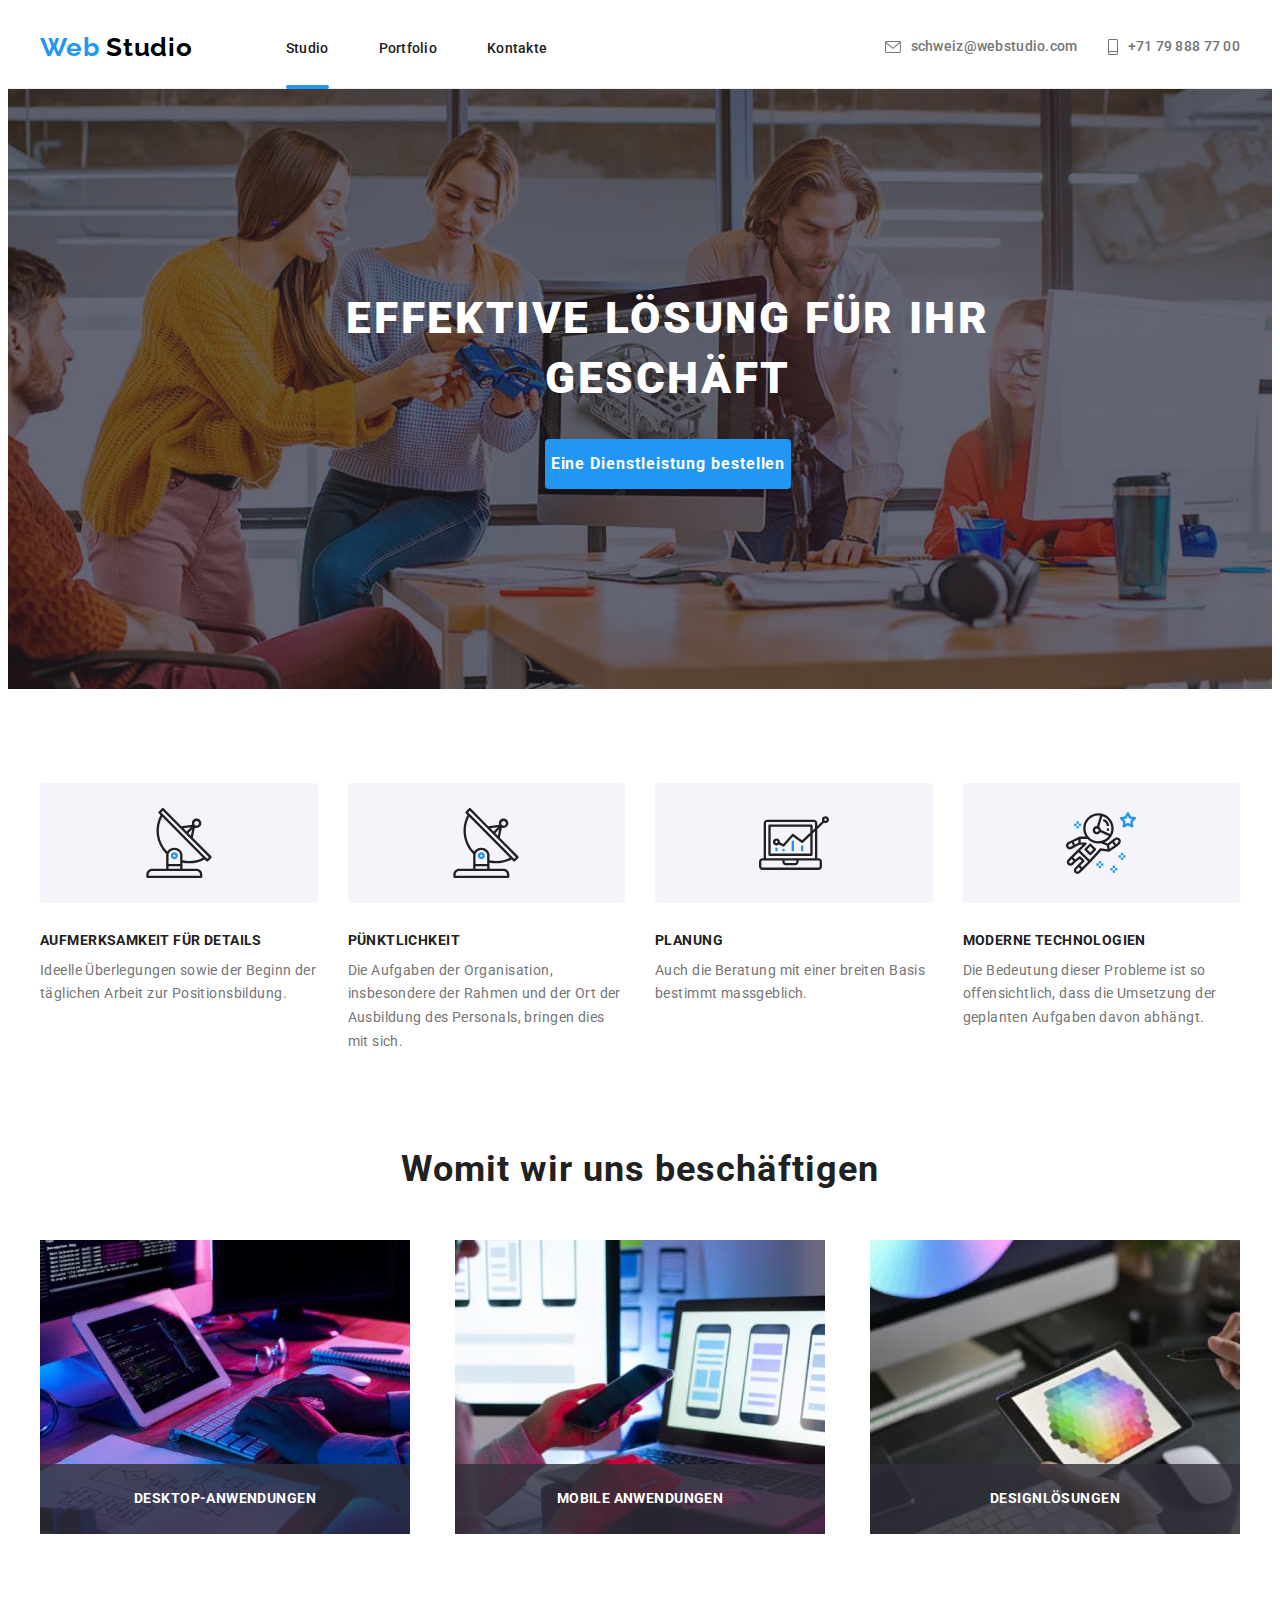
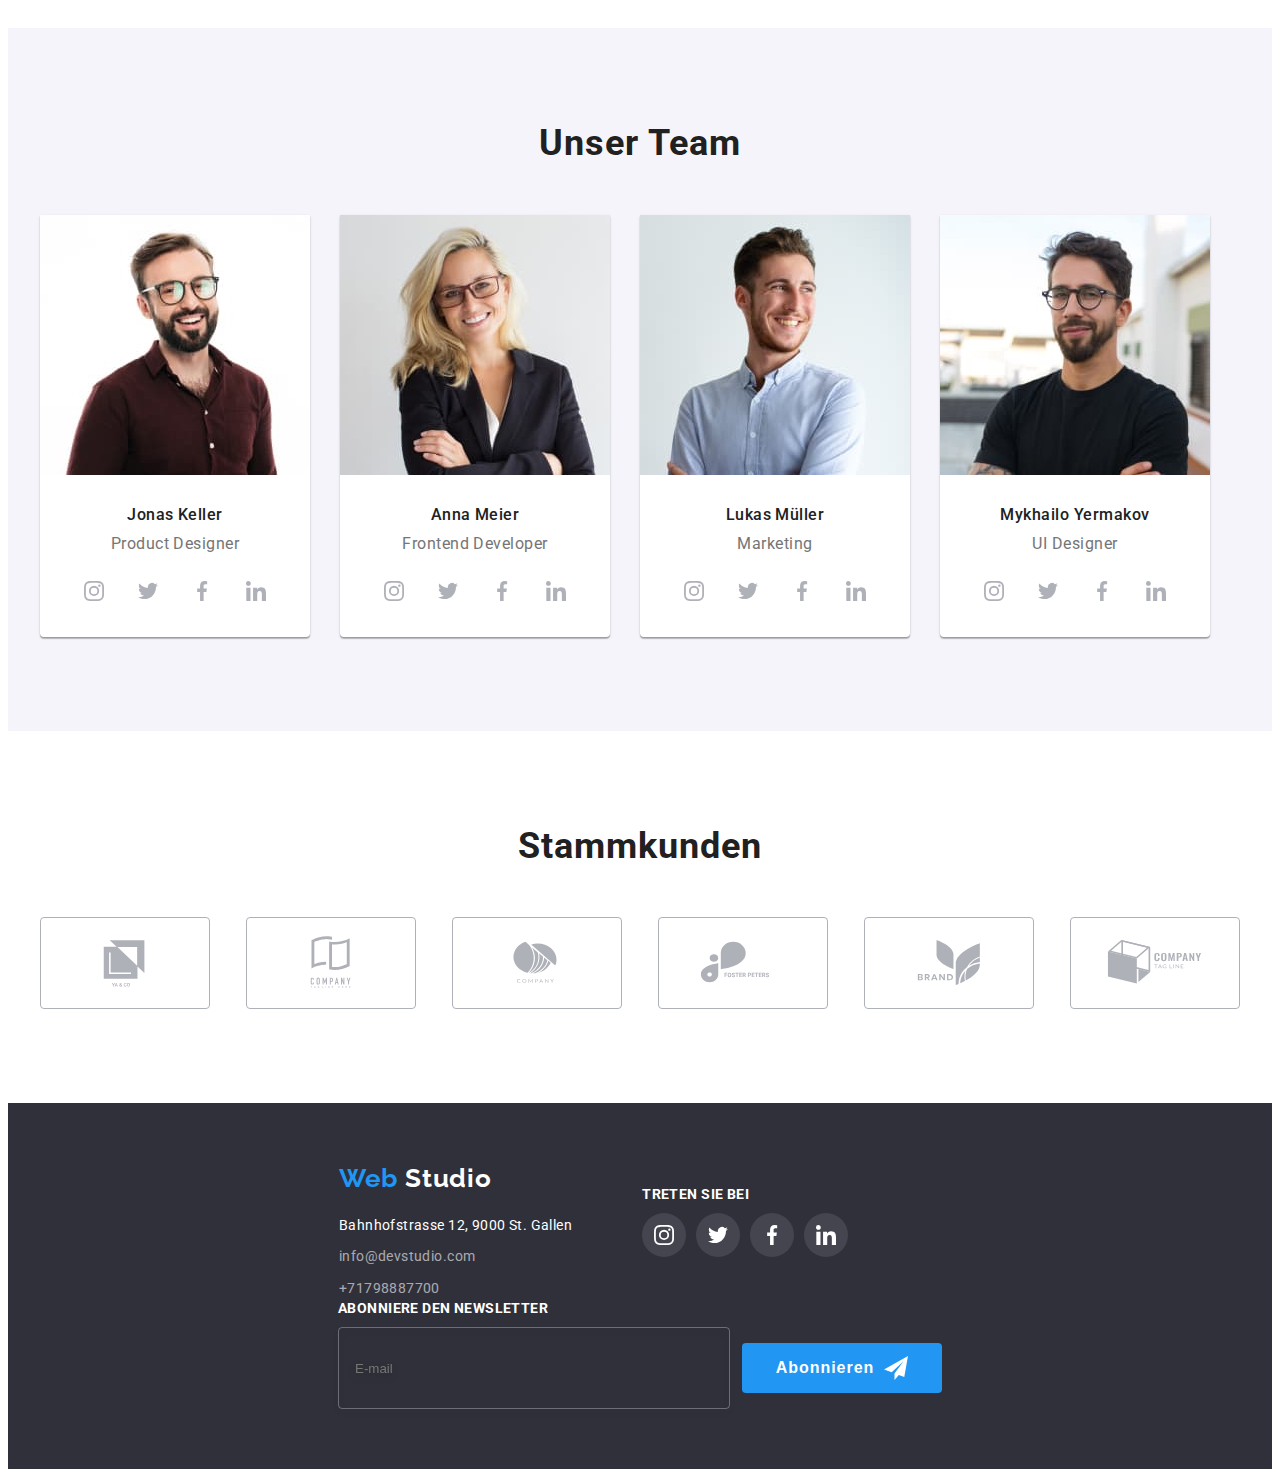
<file: index.html>
<!DOCTYPE html>
<html lang="de">
  <head>
    <meta charset="UTF-8" />
    <meta http-equiv="X-UA-Compatible" content="IE=edge" />
    <meta name="viewport" content="width=device-width, initial-scale=1.0" />
    <link rel="preconnect" href="https://fonts.googleapis.com" />
    <link rel="preconnect" href="https://fonts.gstatic.com" crossorigin />
    <link
      href="https://fonts.googleapis.com/css2?family=Raleway:wght@700&family=Roboto:wght@400;500;700;900&display=swap"
      rel="stylesheet"
    />
    <link
      rel="stylesheet"
      href="https://cdnjs.cloudflare.com/ajax/libs/modern-normalize/1.1.0/modern-normalize.min.css"
      integrity="sha512-wpPYUAdjBVSE4KJnH1VR1HeZfpl1ub8YT/NKx4PuQ5NmX2tKuGu6U/JRp5y+Y8XG2tV+wKQpNHVUX03MfMFn9Q=="
      crossorigin="anonymous"
      referrerpolicy="no-referrer"
    />
    <link rel="stylesheet" href="./css/main.css" />
    <title>WebStudio</title>
  </head>
  <body>
    <header class="header">
      <div class="container">
        <a href="./index.html" class="logo">
          <span class="accent">Web</span>
          Studio
        </a>
        <button type="button" class="menu-open-btn">
          <svg class="" width="40" height="40">
            <use href="./images/symbol-defs.svg#icon-menu"></use>
          </svg>
        </button>
        <nav class="nav">
          <ul class="nav-list list">
            <li class="nav-item current">
              <a class="nav-link" href="./index.html">Studio</a>
            </li>
            <li class="nav-item">
              <a class="nav-link" href="./portfolio.html">Portfolio</a>
            </li>
            <li class="nav-item">
              <a class="nav-link" href="#contacts">Kontakte</a>
            </li>
          </ul>
        </nav>
        <ul class="contacts list">
          <li class="contacts-item link">
            <a class="contacts-email" href="mailto:schweiz@webstudio.com">
              <svg class="contacts-icon-email" width="16" height="12">
                <use href="./images/symbol-defs.svg#icon-email"></use>
              </svg>
              schweiz@webstudio.com
            </a>
          </li>
          <li class="contacts-item link">
            <a class="contacts-tel" href="tel:+71798887700">
              <svg class="contacts-icon-tel" width="10" height="16">
                <use href="./images/symbol-defs.svg#icon-smartphone"></use>
              </svg>
              +71 79 888 77 00
            </a>
          </li>
        </ul>
      </div>
      <div class="mob-menu is-hidden">
        <div class="container">
          <button type="button" class="menu-close-btn">
            <svg class="close-btm-icon" width="18" height="18">
              <use href="./images/symbol-defs.svg#icon-close-btn"></use>
            </svg>
          </button>
          <div class="mob-menu-top">
            <ul class="mob-menu-nav-list list">
              <li class="mob-menu-nav-item">
                <a class="mob-menu-nav-link link" href="./index.html">Studio</a>
              </li>
              <li class="mob-menu-nav-item">
                <a class="mob-menu-nav-link link" href="./portfolio.html">
                  Portfolio
                </a>
              </li>
              <li class="mob-menu-nav-item">
                <a class="mob-menu-nav-link link" href="#contacts">Kontakte</a>
              </li>
            </ul>
          </div>
          <div class="mob-menu-bottom">
            <ul class="mob-menu-contacts list">
              <li class="mob-menu-contacts-item lisk">
                <a class="mob-menu-contacts-tel" href="tel:+71798887700">
                  +71798887700
                </a>
              </li>
              <li class="mob-menu-contacts-item lisk">
                <a
                  class="mob-menu-contacts-email"
                  href="mailto:info@devstudio.com"
                >
                  schweiz@webstudio.com
                </a>
              </li>
            </ul>
            <ul class="mob-soc-list list">
              <li class="mob-soc-item list">
                <a
                  href=""
                  class="mob-soc-link link"
                  target="_blank"
                  rel="noopener noreferrer nofollow"
                >
                  Instagram
                </a>
              </li>
              <li class="mob-soc-item list">
                <a
                  href=""
                  class="mob-soc-link link"
                  target="_blank"
                  rel="noopener noreferrer nofollow"
                >
                  Twitter
                </a>
              </li>
              <li class="mob-soc-item list">
                <a
                  href=""
                  class="mob-soc-link link"
                  target="_blank"
                  rel="noopener noreferrer nofollow"
                >
                  Facebook
                </a>
              </li>
              <li class="mob-soc-item">
                <a
                  href=""
                  class="mob-soc-link link"
                  target="_blank"
                  rel="noopener noreferrer nofollow"
                >
                  LinkedIn
                </a>
              </li>
            </ul>
          </div>
        </div>
      </div>
    </header>

    <main class="main">
      <section class="hero">
        <div class="hero-content container">
          <h1 class="hero-title">Effektive Lösung für Ihr Geschäft</h1>
          <button class="hero-button" type="button" data-modal-open>
            Eine Dienstleistung bestellen
          </button>
        </div>
      </section>

      <section class="advantage">
        <div class="container">
          <h2 class="visually-hidden">Unsere Vorteile</h2>
          <ul class="advantage-list list">
            <li class="advantage-item icon-antenna">
              <h3 class="advantage-heading">Aufmerksamkeit für Details</h3>
              <p class="advantage-text">
                Ideelle Überlegungen sowie der Beginn der täglichen Arbeit zur
                Positionsbildung.
              </p>
            </li>
            <li class="advantage-item icon-clock">
              <h3 class="advantage-heading">Pünktlichkeit</h3>
              <p class="advantage-text">
                Die Aufgaben der Organisation, insbesondere der Rahmen und der
                Ort der Ausbildung des Personals, bringen dies mit sich.
              </p>
            </li>
            <li class="advantage-item icon-diagram">
              <h3 class="advantage-heading">Planung</h3>
              <p class="advantage-text">
                Auch die Beratung mit einer breiten Basis bestimmt massgeblich.
              </p>
            </li>
            <li class="advantage-item icon-astronaut">
              <h3 class="advantage-heading">Moderne Technologien</h3>
              <p class="advantage-text">
                Die Bedeutung dieser Probleme ist so offensichtlich, dass die
                Umsetzung der geplanten Aufgaben davon abhängt.
              </p>
            </li>
          </ul>
        </div>
      </section>

      <section class="foto">
        <div class="container">
          <h2 class="foto-title">Womit wir uns beschäftigen</h2>
          <ul class="foto-list list">
            <li class="foto-item">
              <img
                class="foto-image"
                srcset="./images/image1.jpg 1x, ./images/image1-desk-2x.jpg 2x"
                src="./images/image1.jpg"
                alt="Arbeiten am MacBook"
                width="370"
                height="294"
              />
              <div class="foto-box">
                <p class="foto-text">Desktop-Anwendungen</p>
              </div>
            </li>
            <li class="foto-item">
              <img
                class="foto-image"
                srcset="./images/image2.jpg 1x, ./images/image2-desk-2x.jpg 2x"
                src="./images/image2.jpg"
                alt="Arbeiten am Laptop und Smartphone"
                width="370"
                height="294"
              />
              <div class="foto-box">
                <p class="foto-text">Mobile Anwendungen</p>
              </div>
            </li>
            <li class="foto-item">
              <img
                class="foto-image"
                srcset="./images/image3.jpg 1x, ./images/image3-desk-2x.jpg 2x"
                src="./images/image3.jpg"
                alt="Tablet mit Farbpalette"
                width="370"
                height="294"
              />
              <div class="foto-box">
                <p class="foto-text">Designlösungen</p>
              </div>
            </li>
          </ul>
        </div>
      </section>

      <section class="team">
        <div class="container">
          <h2 class="team-title">Unser Team</h2>
          <ul class="team-list list">
            <li class="team-member">
              <picture>
                <source
                  srcset="
                    ./images/photo1.jpg         1x,
                    ./images/photo1-desk-2x.jpg 2x
                  "
                  media="(min-width:1200px)"
                />
                <source
                  srcset="
                    ./images/photo1-tab.jpg    1x,
                    ./images/photo1-tab-2x.jpg 2x
                  "
                  media="(min-width:768px)"
                />
                <source
                  srcset="
                    ./images/photo1-mob.jpg    1x,
                    ./images/photo1-mob-2x.jpg 2x
                  "
                  media="(min-width:320px)"
                />
                <img
                  class="team-image"
                  src="./images/photo1-mob.jpg"
                  alt="Jonas Keller"
                />
              </picture>
              <div class="team-info">
                <p class="team-name">Jonas Keller</p>
                <p class="team-position" lang="en">Product Designer</p>
                <ul class="team-soc-list list">
                  <li class="team-soc-item">
                    <a class="team-soc-link" href="">
                      <svg class="team-soc-logo" widht="20" height="20">
                        <use
                          href="./images/symbol-defs.svg#icon-instagram"
                        ></use>
                      </svg>
                    </a>
                  </li>
                  <li class="team-soc-item">
                    <a class="team-soc-link" href="">
                      <svg class="team-soc-logo" widht="20" height="20">
                        <use href="./images/symbol-defs.svg#icon-twitter"></use>
                      </svg>
                    </a>
                  </li>
                  <li class="team-soc-item">
                    <a class="team-soc-link" href="">
                      <svg class="team-soc-logo" widht="20" height="20">
                        <use
                          href="./images/symbol-defs.svg#icon-facebook"
                        ></use>
                      </svg>
                    </a>
                  </li>
                  <li class="team-soc-item">
                    <a class="team-soc-link" href="">
                      <svg class="team-soc-logo" widht="20" height="20">
                        <use
                          href="./images/symbol-defs.svg#icon-linkedin"
                        ></use>
                      </svg>
                    </a>
                  </li>
                </ul>
              </div>
            </li>
            <li class="team-member">
              <picture>
                <source
                  srcset="
                    ./images/photo2.jpg         1x,
                    ./images/photo2-desk-2x.jpg 2x
                  "
                  media="(min-width:1200px)"
                />
                <source
                  srcset="
                    ./images/photo2-tab.jpg    1x,
                    ./images/photo2-tab-2x.jpg 2x
                  "
                  media="(min-width:768px)"
                />
                <source
                  srcset="
                    ./images/photo2-mob.jpg    1x,
                    ./images/photo2-mob-2x.jpg 2x
                  "
                  media="(min-width:320px)"
                />
                <img
                  class="team-image"
                  src="./images/photo2-mob.jpg"
                  alt="Anna Meier"
                />
              </picture>
              <div class="team-info">
                <p class="team-name">Anna Meier</p>
                <p class="team-position" lang="en">Frontend Developer</p>
                <ul class="team-soc-list list">
                  <li class="team-soc-item">
                    <a class="team-soc-link" href="">
                      <svg class="team-soc-logo" widht="20" height="20">
                        <use
                          href="./images/symbol-defs.svg#icon-instagram"
                        ></use>
                      </svg>
                    </a>
                  </li>
                  <li class="team-soc-item">
                    <a class="team-soc-link" href="">
                      <svg class="team-soc-logo" widht="20" height="20">
                        <use href="./images/symbol-defs.svg#icon-twitter"></use>
                      </svg>
                    </a>
                  </li>
                  <li class="team-soc-item">
                    <a class="team-soc-link" href="">
                      <svg class="team-soc-logo" widht="20" height="20">
                        <use
                          href="./images/symbol-defs.svg#icon-facebook"
                        ></use>
                      </svg>
                    </a>
                  </li>
                  <li class="team-soc-item">
                    <a class="team-soc-link" href="">
                      <svg class="team-soc-logo" widht="20" height="20">
                        <use
                          href="./images/symbol-defs.svg#icon-linkedin"
                        ></use>
                      </svg>
                    </a>
                  </li>
                </ul>
              </div>
            </li>
            <li class="team-member">
              <picture>
                <source
                  srcset="
                    ./images/photo3.jpg         1x,
                    ./images/photo3-desk-2x.jpg 2x
                  "
                  media="(min-width:1200px)"
                />
                <source
                  srcset="
                    ./images/photo3-tab.jpg    1x,
                    ./images/photo3-tab-2x.jpg 2x
                  "
                  media="(min-width:768px)"
                />
                <source
                  srcset="
                    ./images/photo3-mob.jpg    1x,
                    ./images/photo3-mob-2x.jpg 2x
                  "
                  media="(min-width:320px)"
                />
                <img
                  class="team-image"
                  src="./images/photo3-mob.jpg"
                  alt="Lukas Müller"
                />
              </picture>
              <div class="team-info">
                <p class="team-name">Lukas Müller</p>
                <p class="team-position" lang="en">Marketing</p>
                <ul class="team-soc-list list">
                  <li class="team-soc-item">
                    <a class="team-soc-link" href="">
                      <svg class="team-soc-logo" widht="20" height="20">
                        <use
                          href="./images/symbol-defs.svg#icon-instagram"
                        ></use>
                      </svg>
                    </a>
                  </li>
                  <li class="team-soc-item">
                    <a class="team-soc-link" href="">
                      <svg class="team-soc-logo" widht="20" height="20">
                        <use href="./images/symbol-defs.svg#icon-twitter"></use>
                      </svg>
                    </a>
                  </li>
                  <li class="team-soc-item">
                    <a class="team-soc-link" href="">
                      <svg class="team-soc-logo" widht="20" height="20">
                        <use
                          href="./images/symbol-defs.svg#icon-facebook"
                        ></use>
                      </svg>
                    </a>
                  </li>
                  <li class="team-soc-item">
                    <a class="team-soc-link" href="">
                      <svg class="team-soc-logo" widht="20" height="20">
                        <use
                          href="./images/symbol-defs.svg#icon-linkedin"
                        ></use>
                      </svg>
                    </a>
                  </li>
                </ul>
              </div>
            </li>
            <li class="team-member">
              <picture>
                <source
                  srcset="
                    ./images/photo4.jpg         1x,
                    ./images/photo4-desk-2x.jpg 2x
                  "
                  media="(min-width:1200px)"
                />
                <source
                  srcset="
                    ./images/photo4-tab.jpg    1x,
                    ./images/photo4-tab-2x.jpg 2x
                  "
                  media="(min-width:768px)"
                />
                <source
                  srcset="
                    ./images/photo4-mob.jpg    1x,
                    ./images/photo4-mob-2x.jpg 2x
                  "
                  media="(min-width:320px)"
                />
                <img
                  class="team-image"
                  src="./images/photo4-mob.jpg"
                  alt="Mykhailo Yermakov"
                />
              </picture>
              <div class="team-info">
                <p class="team-name">Mykhailo Yermakov</p>
                <p class="team-position" lang="en">UI Designer</p>
                <ul class="team-soc-list list">
                  <li class="team-soc-item">
                    <a class="team-soc-link" href="">
                      <svg class="team-soc-logo" widht="20" height="20">
                        <use
                          href="./images/symbol-defs.svg#icon-instagram"
                        ></use>
                      </svg>
                    </a>
                  </li>
                  <li class="team-soc-item">
                    <a class="team-soc-link" href="">
                      <svg class="team-soc-logo" widht="20" height="20">
                        <use href="./images/symbol-defs.svg#icon-twitter"></use>
                      </svg>
                    </a>
                  </li>
                  <li class="team-soc-item">
                    <a class="team-soc-link" href="">
                      <svg class="team-soc-logo" widht="20" height="20">
                        <use
                          href="./images/symbol-defs.svg#icon-facebook"
                        ></use>
                      </svg>
                    </a>
                  </li>
                  <li class="team-soc-item">
                    <a class="team-soc-link" href="">
                      <svg class="team-soc-logo" widht="20" height="20">
                        <use
                          href="./images/symbol-defs.svg#icon-linkedin"
                        ></use>
                      </svg>
                    </a>
                  </li>
                </ul>
              </div>
            </li>
          </ul>
        </div>
      </section>

      <section class="clients">
        <div class="container">
          <h2 class="clients-title">Stammkunden</h2>
          <ul class="clients-list list">
            <li class="clients-item">
              <a class="clients-link" href="">
                <svg class="clients-logo" width="106" height="60">
                  <use href="./images/symbol-defs.svg#icon-client1_logo"></use>
                </svg>
              </a>
            </li>
            <li class="clients-item">
              <a class="clients-link" href="">
                <svg class="clients-logo" width="106" height="60">
                  <use href="./images/symbol-defs.svg#icon-client2_logo"></use>
                </svg>
              </a>
            </li>
            <li class="clients-item">
              <a class="clients-link" href="">
                <svg class="clients-logo" width="106" height="60">
                  <use href="./images/symbol-defs.svg#icon-client3_logo"></use>
                </svg>
              </a>
            </li>
            <li class="clients-item">
              <a class="clients-link" href="">
                <svg class="clients-logo" width="106" height="60">
                  <use href="./images/symbol-defs.svg#icon-client4_logo"></use>
                </svg>
              </a>
            </li>
            <li class="clients-item">
              <a class="clients-link" href="">
                <svg class="clients-logo" width="106" height="60">
                  <use href="./images/symbol-defs.svg#icon-client5_logo"></use>
                </svg>
              </a>
            </li>
            <li class="clients-item">
              <a class="clients-link" href="">
                <svg class="clients-logo" width="106" height="60">
                  <use href="./images/symbol-defs.svg#icon-client6_logo"></use>
                </svg>
              </a>
            </li>
          </ul>
        </div>
      </section>
    </main>

    <footer class="footer" id="contacts">
      <div class="container">
        <div class="footer-info">
          <a class="footer-logo" href="./index.html">
            <span class="accent">Web</span>
            Studio
          </a>
          <address class="address">Bahnhofstrasse 12, 9000 St. Gallen</address>
          <ul class="footer-contacts list">
            <li class="footer-contacts-item">
              <a class="footer-contacts-link" href="mailto:info@devstudio.com">
                info@devstudio.com
              </a>
            </li>
            <li class="footer-contacts-item">
              <a class="footer-contacts-link" href="tel:+71798887700">
                +71798887700
              </a>
            </li>
          </ul>
        </div>
        <div class="footer-soc">
          <p class="footer-text">Treten Sie bei</p>
          <ul class="footer-soc-list list">
            <li class="footer-soc-item">
              <a class="footer-soc-link" href="">
                <svg class="footer-soc-logo" width="20" height="20">
                  <use href="./images/symbol-defs.svg#icon-instagram"></use>
                </svg>
              </a>
            </li>
            <li class="footer-soc-item">
              <a class="footer-soc-link" href="">
                <svg class="footer-soc-logo" width="20" height="20">
                  <use href="./images/symbol-defs.svg#icon-twitter"></use>
                </svg>
              </a>
            </li>
            <li class="footer-soc-item">
              <a class="footer-soc-link" href="">
                <svg class="footer-soc-logo" width="20" height="20">
                  <use href="./images/symbol-defs.svg#icon-facebook"></use>
                </svg>
              </a>
            </li>
            <li class="footer-soc-item">
              <a class="footer-soc-link" href="">
                <svg class="footer-soc-logo" width="20" height="20">
                  <use href="./images/symbol-defs.svg#icon-linkedin"></use>
                </svg>
              </a>
            </li>
          </ul>
        </div>
        <div class="subscribe">
          <form>
            <p class="footer-text">Abonniere den Newsletter</p>
            <div class="subscribe-box">
              <label class="subscribe-label" for="subscribe-email"></label>
              <input
                class="subscribe-input"
                type="email"
                id="subscribe-email"
                placeholder="E-mail"
              />
              <button class="subscribe-btn" type="submit">Abonnieren</button>
            </div>
          </form>
        </div>
      </div>
    </footer>

    <div class="backdrop is-hidden" data-modal>
      <div class="modal">
        <button type="button" class="modal-close-btn" data-modal-close>
          <svg class="close-btm-icon" width="18" height="18">
            <use href="./images/symbol-defs.svg#icon-close-btn"></use>
          </svg>
        </button>
        <p class="modal-title">
          Hinterlassen Sie Ihre Daten, wir rufen Sie an.
        </p>
        <form class="modal-form" id="modal-form">
          <div class="modal-field">
            <label class="modal-label" for="user-name">Name</label>
            <div class="modal-input-wrap">
              <input class="modal-input" type="text" id="user-name" />
              <svg class="input-icon" width="18" height="18">
                <use href="./images/symbol-defs.svg#icon-person"></use>
              </svg>
            </div>
          </div>
          <div class="modal-field">
            <label class="modal-label" for="user-tel">Telefon</label>
            <div class="modal-input-wrap">
              <input class="modal-input" type="tel" id="user-tel" />
              <svg class="input-icon" width="18" height="18">
                <use href="./images/symbol-defs.svg#icon-phone"></use>
              </svg>
            </div>
          </div>
          <div class="modal-field">
            <label class="modal-label" for="user-email">E-Mail</label>
            <div class="modal-input-wrap">
              <input class="modal-input" type="email" id="user-email" />
              <svg class="input-icon" width="18" height="18">
                <use href="./images/symbol-defs.svg#icon-email-1"></use>
              </svg>
            </div>
          </div>
          <div class="modal-field">
            <label class="modal-label" for="user-comment">Kommentar</label>
            <textarea
              class="user-comment"
              name="user-comment"
              id="user-comment"
              placeholder=" Geben Sie den Text ein"
            ></textarea>
          </div>
          <div class="accept-box">
            <input
              class="input-accept visually-hidden"
              type="checkbox"
              id="accept"
              name="accept"
              value="accept"
            />
            <label class="label-accept" for="accept">
              Ich stimme dem Newsletter zu und akzeptiere.&nbsp;
              <a href="https://example.com/terms" class="accept-link">
                Vertragsbedingungen
              </a>
            </label>
          </div>

          <button class="btn-submit" type="submit">Senden</button>
        </form>
      </div>
    </div>

    <script src="./js/modal.js"></script>
    <script src="./js/menu.js"></script>
  </body>
</html>
</file>
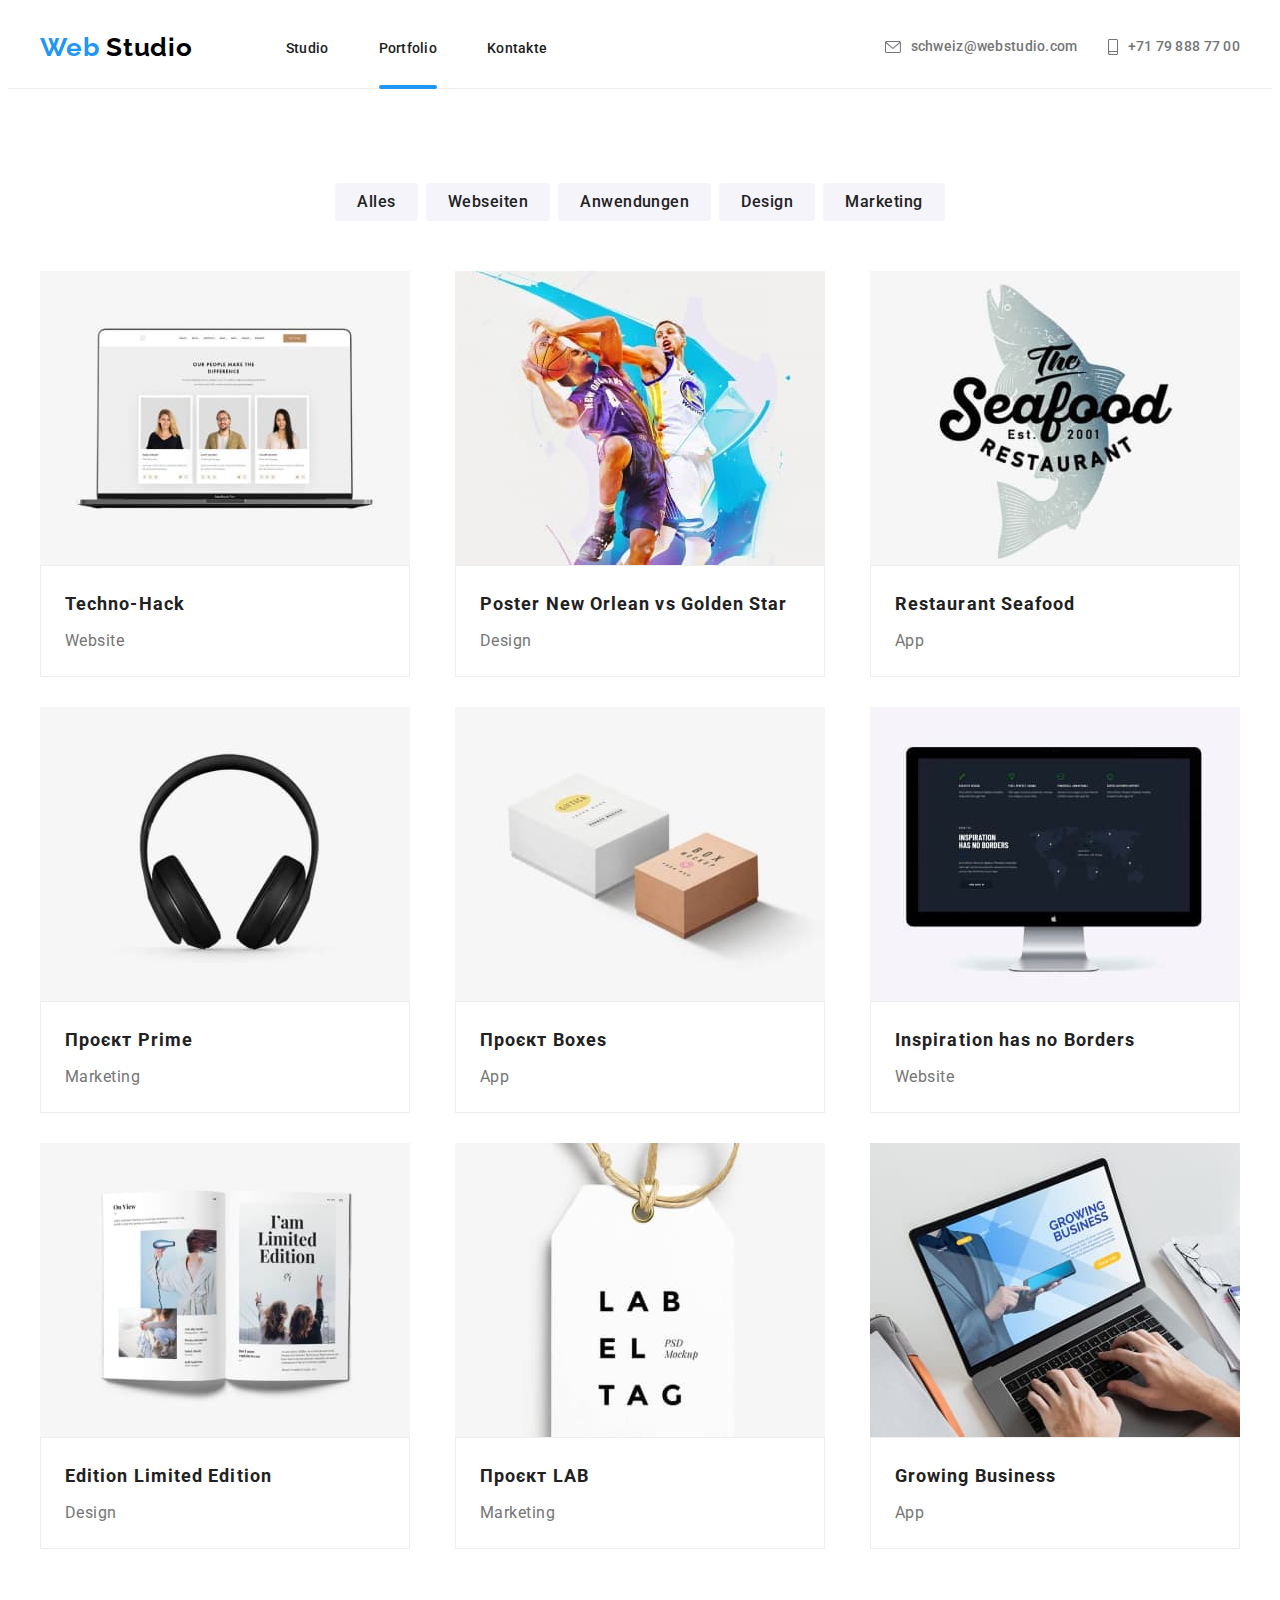
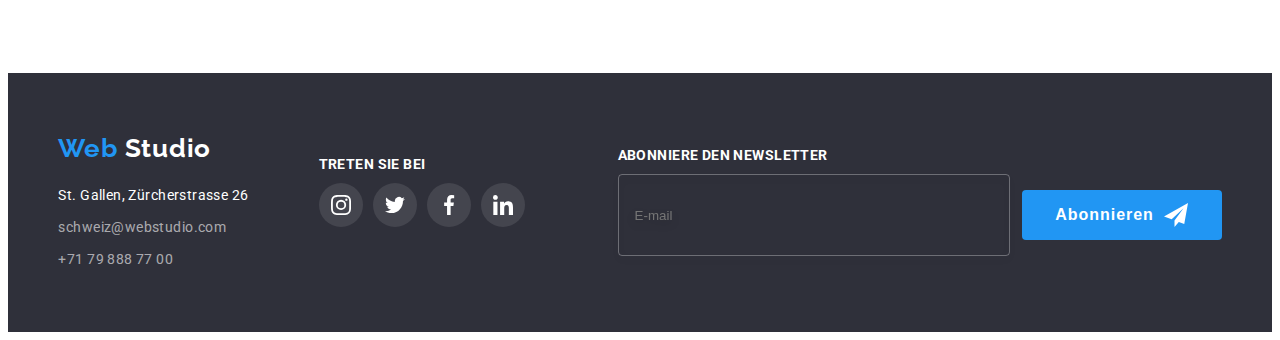
<file: portfolio.html>
<!DOCTYPE html>
<html lang="de">
  <head>
    <meta charset="UTF-8" />
    <meta http-equiv="X-UA-Compatible" content="IE=edge" />
    <meta name="viewport" content="width=device-width, initial-scale=1.0" />
    <link rel="preconnect" href="https://fonts.googleapis.com" />
    <link rel="preconnect" href="https://fonts.gstatic.com" crossorigin />
    <link
      href="https://fonts.googleapis.com/css2?family=Raleway:wght@700&family=Roboto:wght@400;500;700;900&display=swap"
      rel="stylesheet"
    />
    <link
      rel="stylesheet"
      href="https://cdnjs.cloudflare.com/ajax/libs/modern-normalize/1.1.0/modern-normalize.min.css"
      integrity="sha512-wpPYUAdjBVSE4KJnH1VR1HeZfpl1ub8YT/NKx4PuQ5NmX2tKuGu6U/JRp5y+Y8XG2tV+wKQpNHVUX03MfMFn9Q=="
      crossorigin="anonymous"
      referrerpolicy="no-referrer"
    />
    <link rel="stylesheet" href="./css/main.css" />
    <title>Portfolio</title>
  </head>
  <body>
    <header class="header">
      <div class="container">
        <a href="./index.html" class="logo">
          <span class="accent">Web</span>
          Studio
        </a>
        <button type="button" class="menu-open-btn">
          <svg class="" width="40" height="40">
            <use href="./images/symbol-defs.svg#icon-menu"></use>
          </svg>
        </button>
        <nav class="nav">
          <ul class="nav-list list">
            <li class="nav-item">
              <a class="nav-link" href="./index.html">Studio</a>
            </li>
            <li class="nav-item">
              <a class="nav-link current" href="./portfolio.html">Portfolio</a>
            </li>
            <li class="nav-item">
              <a class="nav-link" href="#contacts">Kontakte</a>
            </li>
          </ul>
        </nav>
        <ul class="contacts list">
          <li class="contacts-item link">
            <a class="contacts-email" href="mailto:schweiz@webstudio.com">
              <svg class="contacts-icon-email" widht="16" height="12">
                <use href="./images/symbol-defs.svg#icon-email"></use>
              </svg>
              schweiz@webstudio.com
            </a>
          </li>
          <li class="contacts-item link">
            <a class="contacts-tel" href="tel:+71 79 888 77 00">
              <svg class="contacts-icon-tel" widht="10" height="16">
                <use href="./images/symbol-defs.svg#icon-smartphone"></use>
              </svg>
              +71 79 888 77 00
            </a>
          </li>
        </ul>
      </div>
      <div class="mob-menu is-hidden">
        <div class="container">
          <button type="button" class="menu-close-btn">
            <svg class="close-btm-icon" width="18" height="18">
              <use href="./images/symbol-defs.svg#icon-close-btn"></use>
            </svg>
          </button>
          <div class="mob-menu-top">
            <ul class="mob-menu-nav-list list">
              <li class="mob-menu-nav-item">
                <a class="mob-menu-nav-link link" href="./index.html">Studio</a>
              </li>
              <li class="mob-menu-nav-item">
                <a class="mob-menu-nav-link link" href="./portfolio.html">
                  Portfolio
                </a>
              </li>
              <li class="mob-menu-nav-item">
                <a class="mob-menu-nav-link link" href="">Kontakte</a>
              </li>
            </ul>
          </div>
          <div class="mob-menu-bottom">
            <ul class="mob-menu-contacts list">
              <li class="mob-menu-contacts-item lisk">
                <a class="mob-menu-contacts-tel" href="tel:+71 79 888 77 00">
                  +71 79 888 77 00
                </a>
              </li>
              <li class="mob-menu-contacts-item lisk">
                <a
                  class="mob-menu-contacts-email"
                  href="mailto:schweiz@webstudio.com"
                >
                  schweiz@webstudio.com
                </a>
              </li>
            </ul>
            <ul class="mob-soc-list list">
              <li class="mob-soc-item list">
                <a
                  href=""
                  class="mob-soc-link link"
                  target="_blank"
                  rel="noopener noreferrer nofollow"
                >
                  Instagram
                </a>
              </li>
              <li class="mob-soc-item list">
                <a
                  href=""
                  class="mob-soc-link link"
                  target="_blank"
                  rel="noopener noreferrer nofollow"
                >
                  Twitter
                </a>
              </li>
              <li class="mob-soc-item list">
                <a
                  href=""
                  class="mob-soc-link link"
                  target="_blank"
                  rel="noopener noreferrer nofollow"
                >
                  Facebook
                </a>
              </li>
              <li class="mob-soc-item">
                <a
                  href=""
                  class="mob-soc-link link"
                  target="_blank"
                  rel="noopener noreferrer nofollow"
                >
                  LinkedIn
                </a>
              </li>
            </ul>
          </div>
        </div>
      </div>
    </header>

    <main>
      <section class="portfolio-btn">
        <div class="container">
          <h1 class="visually-hidden"></h1>
          <ul class="button list">
            <li class="button-item">
              <button class="btn" type="button">Alles</button>
            </li>
            <li class="button-item">
              <button class="btn" type="button">Webseiten</button>
            </li>
            <li class="button-item">
              <button class="btn" type="button">Anwendungen</button>
            </li>
            <li class="button-item">
              <button class="btn" type="button">Design</button>
            </li>
            <li class="button-item">
              <button class="btn" type="button">Marketing</button>
            </li>
          </ul>
        </div>
      </section>

      <section class="portfolio">
        <div class="container">
          <ul class="portfolio-list list">
            <li class="portfolio-item">
              <div class="portfolio-wrap">
                <picture>
                  <source
                    srcset="
                      ./images/portfolio1.jpg         1x,
                      ./images/portfolio1-desk-2x.jpg 2x
                    "
                    media="(min-width:1200px)"
                  />
                  <source
                    srcset="
                      ./images/portfolio1-tab.jpg    1x,
                      ./images/portfolio1-tab-2x.jpg 2x
                    "
                    media="(min-width:768px)"
                  />
                  <source
                    srcset="
                      ./images/portfolio1-mob.jpg    1x,
                      ./images/portfolio1-mob-2x.jpg 2x
                    "
                    media="(min-width:320px)"
                  />
                  <img
                    class="portfolio-image"
                    src="./images/portfolio1-mob.jpg"
                    alt="Веб-сайт"
                  />
                </picture>
                <p class="portfolio-text-cover">
                  Dies ist ein Beispieltext, der als Platzhalter während der
                  Entwicklung verwendet werden kann. Er enthält keine echten
                  Informationen und dient nur der Demonstration.
                </p>
              </div>
              <div class="portfolio-text">
                <p class="portfolio-top-text">Techno-Hack</p>
                <p class="portfolio-bottom-text">Website</p>
              </div>
            </li>
            <li class="portfolio-item">
              <div class="portfolio-wrap">
                <picture>
                  <source
                    srcset="
                      ./images/portfolio2.jpg         1x,
                      ./images/portfolio2-desk-2x.jpg 2x
                    "
                    media="(min-width:1200px)"
                  />
                  <source
                    srcset="
                      ./images/portfolio2-tab.jpg    1x,
                      ./images/portfolio2-tab-2x.jpg 2x
                    "
                    media="(min-width:768px)"
                  />
                  <source
                    srcset="
                      ./images/portfolio2-mob.jpg    1x,
                      ./images/portfolio2-mob-2x.jpg 2x
                    "
                    media="(min-width:320px)"
                  />
                  <img
                    class="portfolio-image"
                    src="./images/portfolio2-mob.jpg"
                    alt="Poster"
                  />
                </picture>
                <p class="portfolio-text-cover">
                  РDies ist ein Beispieltext, der als Platzhalter während der
                  Entwicklung verwendet werden kann. Er enthält keine echten
                  Informationen und dient nur der Demonstration.
                </p>
              </div>
              <div class="portfolio-text">
                <p class="portfolio-top-text">
                  Poster
                  <span lang="en">New Orlean vs Golden Star</span>
                </p>
                <p class="portfolio-bottom-text">Design</p>
              </div>
            </li>
            <li class="portfolio-item">
              <div class="portfolio-wrap">
                <picture>
                  <source
                    srcset="
                      ./images/portfolio3.jpg         1x,
                      ./images/portfolio3-desk-2x.jpg 2x
                    "
                    media="(min-width:1200px)"
                  />
                  <source
                    srcset="
                      ./images/portfolio3-tab.jpg    1x,
                      ./images/portfolio3-tab-2x.jpg 2x
                    "
                    media="(min-width:768px)"
                  />
                  <source
                    srcset="
                      ./images/portfolio3-mob.jpg    1x,
                      ./images/portfolio3-mob-2x.jpg 2x
                    "
                    media="(min-width:320px)"
                  />
                  <img
                    class="portfolio-image"
                    src="./images/portfolio3-mob.jpg"
                    alt="Лого ресторану"
                  />
                </picture>
                <p class="portfolio-text-cover">
                  Dies ist ein Beispieltext, der als Platzhalter während der
                  Entwicklung verwendet werden kann. Er enthält keine echten
                  Informationen und dient nur der Demonstration.
                </p>
              </div>
              <div class="portfolio-text">
                <p class="portfolio-top-text">
                  Restaurant
                  <span lang="en">Seafood</span>
                </p>
                <p class="portfolio-bottom-text">App</p>
              </div>
            </li>
            <li class="portfolio-item">
              <div class="portfolio-wrap">
                <picture>
                  <source
                    srcset="
                      ./images/portfolio4.jpg         1x,
                      ./images/portfolio4-desk-2x.jpg 2x
                    "
                    media="(min-width:1200px)"
                  />
                  <source
                    srcset="
                      ./images/portfolio4-tab.jpg    1x,
                      ./images/portfolio4-tab-2x.jpg 2x
                    "
                    media="(min-width:768px)"
                  />
                  <source
                    srcset="
                      ./images/portfolio4-mob.jpg    1x,
                      ./images/portfolio4-mob-2x.jpg 2x
                    "
                    media="(min-width:320px)"
                  />
                  <img
                    class="portfolio-image"
                    src="./images/portfolio4-mob.jpg"
                    alt="Навушники"
                  />
                </picture>
                <p class="portfolio-text-cover">
                  Dies ist ein Beispieltext, der als Platzhalter während der
                  Entwicklung verwendet werden kann. Er enthält keine echten
                  Informationen und dient nur der Demonstration.
                </p>
              </div>
              <div class="portfolio-text">
                <p class="portfolio-top-text">
                  Проєкт
                  <span lang="en">Prime</span>
                </p>
                <p class="portfolio-bottom-text">Marketing</p>
              </div>
            </li>
            <li class="portfolio-item">
              <div class="portfolio-wrap">
                <picture>
                  <source
                    srcset="
                      ./images/portfolio5.jpg         1x,
                      ./images/portfolio5-desk-2x.jpg 2x
                    "
                    media="(min-width:1200px)"
                  />
                  <source
                    srcset="
                      ./images/portfolio5-tab.jpg    1x,
                      ./images/portfolio5-tab-2x.jpg 2x
                    "
                    media="(min-width:768px)"
                  />
                  <source
                    srcset="
                      ./images/portfolio5-mob.jpg    1x,
                      ./images/portfolio5-mob-2x.jpg 2x
                    "
                    media="(min-width:320px)"
                  />
                  <img
                    class="portfolio-image"
                    src="./images/portfolio5-mob.jpg"
                    alt="Коробки"
                  />
                </picture>
                <p class="portfolio-text-cover">
                  Dies ist ein Beispieltext, der als Platzhalter während der
                  Entwicklung verwendet werden kann. Er enthält keine echten
                  Informationen und dient nur der Demonstration.
                </p>
              </div>
              <div class="portfolio-text">
                <p class="portfolio-top-text">
                  Проєкт
                  <span lang="en">Boxes</span>
                </p>
                <p class="portfolio-bottom-text">App</p>
              </div>
            </li>
            <li class="portfolio-item">
              <div class="portfolio-wrap">
                <picture>
                  <source
                    srcset="
                      ./images/portfolio6.jpg         1x,
                      ./images/portfolio6-desk-2x.jpg 2x
                    "
                    media="(min-width:1200px)"
                  />
                  <source
                    srcset="
                      ./images/portfolio6-tab.jpg    1x,
                      ./images/portfolio6-tab-2x.jpg 2x
                    "
                    media="(min-width:768px)"
                  />
                  <source
                    srcset="
                      ./images/portfolio6-mob.jpg    1x,
                      ./images/portfolio6-mob-2x.jpg 2x
                    "
                    media="(min-width:320px)"
                  />
                  <img
                    class="portfolio-image"
                    src="./images/portfolio6-mob.jpg"
                    alt="Монітор"
                  />
                </picture>
                <p class="portfolio-text-cover">
                  Dies ist ein Beispieltext, der als Platzhalter während der
                  Entwicklung verwendet werden kann. Er enthält keine echten
                  Informationen und dient nur der Demonstration.
                </p>
              </div>
              <div class="portfolio-text">
                <p class="portfolio-top-text" lang="en">
                  Inspiration has no Borders
                </p>
                <p class="portfolio-bottom-text">Website</p>
              </div>
            </li>
            <li class="portfolio-item">
              <div class="portfolio-wrap">
                <picture>
                  <source
                    srcset="
                      ./images/portfolio7.jpg         1x,
                      ./images/portfolio7-desk-2x.jpg 2x
                    "
                    media="(min-width:1200px)"
                  />
                  <source
                    srcset="
                      ./images/portfolio7-tab.jpg    1x,
                      ./images/portfolio7-tab-2x.jpg 2x
                    "
                    media="(min-width:768px)"
                  />
                  <source
                    srcset="
                      ./images/portfolio7-mob.jpg    1x,
                      ./images/portfolio7-mob-2x.jpg 2x
                    "
                    media="(min-width:320px)"
                  />
                  <img
                    class="portfolio-image"
                    src="./images/portfolio7-mob.jpg"
                    alt="Видання"
                  />
                </picture>
                <p class="portfolio-text-cover">
                  Dies ist ein Beispieltext, der als Platzhalter während der
                  Entwicklung verwendet werden kann. Er enthält keine echten
                  Informationen und dient nur der Demonstration.
                </p>
              </div>
              <div class="portfolio-text">
                <p class="portfolio-top-text">
                  Edition
                  <span lang="en">Limited Edition</span>
                </p>
                <p class="portfolio-bottom-text">Design</p>
              </div>
            </li>
            <li class="portfolio-item">
              <div class="portfolio-wrap">
                <picture>
                  <source
                    srcset="
                      ./images/portfolio8.jpg         1x,
                      ./images/portfolio8-desk-2x.jpg 2x
                    "
                    media="(min-width:1200px)"
                  />
                  <source
                    srcset="
                      ./images/portfolio8-tab.jpg    1x,
                      ./images/portfolio8-tab-2x.jpg 2x
                    "
                    media="(min-width:768px)"
                  />
                  <source
                    srcset="
                      ./images/portfolio8-mob.jpg    1x,
                      ./images/portfolio8-mob-2x.jpg 2x
                    "
                    media="(min-width:320px)"
                  />
                  <img
                    class="portfolio-image"
                    src="./images/portfolio8-mob.jpg"
                    alt="Проєкт ЛАБ"
                  />
                </picture>
                <p class="portfolio-text-cover">
                  Dies ist ein Beispieltext, der als Platzhalter während der
                  Entwicklung verwendet werden kann. Er enthält keine echten
                  Informationen und dient nur der Demonstration.
                </p>
              </div>
              <div class="portfolio-text">
                <p class="portfolio-top-text">
                  Проєкт
                  <span lang="en">LAB</span>
                </p>
                <p class="portfolio-bottom-text">Marketing</p>
              </div>
            </li>
            <li class="portfolio-item">
              <div class="portfolio-wrap">
                <picture>
                  <source
                    srcset="
                      ./images/portfolio9.jpg         1x,
                      ./images/portfolio9-desk-2x.jpg 2x
                    "
                    media="(min-width:1200px)"
                  />
                  <source
                    srcset="
                      ./images/portfolio9-tab.jpg    1x,
                      ./images/portfolio9-tab-2x.jpg 2x
                    "
                    media="(min-width:768px)"
                  />
                  <source
                    srcset="
                      ./images/portfolio9-mob.jpg    1x,
                      ./images/portfolio9-mob-2x.jpg 2x
                    "
                    media="(min-width:320px)"
                  />
                  <img
                    class="portfolio-image"
                    src="./images/portfolio9-mob.jpg"
                    alt="Ноутбук"
                  />
                </picture>
                <p class="portfolio-text-cover">
                  Dies ist ein Beispieltext, der als Platzhalter während der
                  Entwicklung verwendet werden kann. Er enthält keine echten
                  Informationen und dient nur der Demonstration.
                </p>
              </div>
              <div class="portfolio-text">
                <p class="portfolio-top-text" span lang="en">
                  Growing Business
                </p>
                <p class="portfolio-bottom-text">App</p>
              </div>
            </li>
          </ul>
        </div>
      </section>
    </main>

    <footer class="footer" id="contacts">
      <div class="container">
        <div class="footer-info">
          <a class="footer-logo" href="./index.html">
            <span class="accent">Web</span>
            Studio
          </a>
          <address class="address">St. Gallen, Zürcherstrasse 26</address>
          <ul class="footer-contacts list">
            <li class="footer-contacts-item">
              <a
                class="footer-contacts-link"
                href="mailto:schweiz@webstudio.com"
              >
                schweiz@webstudio.com
              </a>
            </li>
            <li class="footer-contacts-item">
              <a class="footer-contacts-link" href="tel:+71 79 888 77 00">
                +71 79 888 77 00
              </a>
            </li>
          </ul>
        </div>
        <div class="footer-soc">
          <p class="footer-text">Treten Sie bei</p>
          <ul class="footer-soc-list list">
            <li class="footer-soc-item">
              <a class="footer-soc-link" href="">
                <svg class="footer-soc-logo" width="20" height="20">
                  <use href="./images/symbol-defs.svg#icon-instagram"></use>
                </svg>
              </a>
            </li>
            <li class="footer-soc-item">
              <a class="footer-soc-link" href="">
                <svg class="footer-soc-logo" width="20" height="20">
                  <use href="./images/symbol-defs.svg#icon-twitter"></use>
                </svg>
              </a>
            </li>
            <li class="footer-soc-item">
              <a class="footer-soc-link" href="">
                <svg class="footer-soc-logo" width="20" height="20">
                  <use href="./images/symbol-defs.svg#icon-facebook"></use>
                </svg>
              </a>
            </li>
            <li class="footer-soc-item">
              <a class="footer-soc-link" href="">
                <svg class="footer-soc-logo" width="20" height="20">
                  <use href="./images/symbol-defs.svg#icon-linkedin"></use>
                </svg>
              </a>
            </li>
          </ul>
        </div>
        <div class="subscribe">
          <form>
            <p class="footer-text">Abonniere den Newsletter</p>
            <div class="subscribe-box">
              <label class="subscribe-label" for="subscribe-email"></label>
              <input
                class="subscribe-input"
                type="email"
                id="subscribe-email"
                placeholder="E-mail"
              />
              <button class="subscribe-btn" type="submit">Abonnieren</button>
            </div>
          </form>
        </div>
      </div>
    </footer>

    <script src="./js/menu.js"></script>
  </body>
</html>
</file>
<file: css/main.css>
:root {
  --basic-bgc: #ffffff;
  --dark-bgc: #2f303a;
  --second-bgc: #f5f4fa;
  --text-color: #212121;
  --second-text-color: #757575;
  --text-color-light: #ffffff;
  --color-button: #2196f3;
  --color-accent: #2196f3;
}

.visually-hidden {
  position: absolute;
  white-space: nowrap;
  width: 1px;
  height: 1px;
  overflow: hidden;
  border: 0;
  padding: 0;
  clip: rect(0 0 0 0);
  clip-path: inset(50%);
  margin: -1px;
}

body {
  font-family: 'Roboto', Tahoma, sans-serif;
  color: var(--text-color);
  background-color: var(--basic-bgc);
}

p,
h1,
h2,
h3,
h4,
h5,
h6 {
  margin: 0;
}

ul,
ol {
  padding-left: 0;
  margin: 0;
}

button {
  cursor: pointer;
  border: none;
  outline: none;
}

img {
  display: block;
}

.list {
  list-style: none;
}

.link {
  text-decoration: none;
}

.header {
  padding-top: 10px;
  padding-bottom: 10px;
  border-bottom: solid 1px #ececec;
}
@media screen and (min-width: 768px) {
  .header {
    padding-top: 21px;
    padding-bottom: 21px;
  }
}
@media screen and (min-width: 1200px) {
  .header {
    padding-top: 24px;
    padding-bottom: 25px;
  }
}
.header .container {
  display: flex;
  align-items: center;
}

.logo {
  text-decoration: none;
  color: #000000;
  font-family: 'Raleway', Tahoma, sans-serif;
  font-weight: 700;
  font-size: 24px;
  line-height: 1.17;
  letter-spacing: 0.03em;
  margin-right: 88px;
}
@media screen and (min-width: 1200px) {
  .logo {
    font-size: 26px;
    line-height: 1.19;
    margin-right: 93px;
  }
}

.accent {
  color: var(--color-accent);
}

.menu-open-btn {
  margin-left: auto;
  background-color: transparent;
  margin-right: -5px;
}
.menu-open-btn:hover,
.menu-open-btn:focus {
  fill: var(--color-accent);
}
@media screen and (min-width: 768px) {
  .menu-open-btn {
    display: none;
  }
}

.nav-list {
  display: flex;
}
@media screen and (max-width: 767px) {
  .nav-list {
    display: none;
  }
}

.nav-link {
  color: var(--text-color);
  font-weight: 500;
  font-size: 14px;
  line-height: 1.14;
  letter-spacing: 0.02em;
  text-decoration: none;
  transition-property: color;
  transition-duration: 250ms;
  transition-timing-function: cubic-bezier(0.4, 0, 0.2, 1);
}
@media screen and (max-width: 767px) {
  .nav-link {
    display: none;
  }
}
.nav-link:hover,
.nav-link:focus {
  color: var(--color-accent);
}

.nav-item {
  position: relative;
}
.nav-item:not(:last-child) {
  margin-right: 50px;
}

.current::after {
  content: '';
  display: block;
  color: var(--color-accent);
  height: 4px;
  width: 100%;
  background: var(--color-accent);
  border-radius: 2px;
  position: absolute;
  left: 0;
  bottom: -34px;
}
@media screen and (min-width: 1200px) {
  .current::after {
    bottom: -32px;
  }
}

.contacts {
  display: none;
  margin-right: 0;
  margin-left: auto;
}
@media screen and (min-width: 768px) {
  .contacts {
    display: block;
  }
}
@media screen and (min-width: 1200px) {
  .contacts {
    display: flex;
    align-items: center;
  }
}

@media screen and (min-width: 768px) {
  .contacts-item:first-child {
    margin-bottom: 10px;
  }
}
@media screen and (min-width: 1200px) {
  .contacts-item:first-child {
    margin-bottom: 0;
    margin-right: 30px;
  }
}

.contacts-email,
.contacts-tel {
  text-decoration: none;
  color: var(--second-text-color);
  font-weight: 500;
  font-size: 14px;
  line-height: 1.14;
  letter-spacing: 0.02em;
  display: flex;
  align-items: center;
  fill: var(--second-text-color);
  transition-property: color;
  transition-duration: 250ms;
  transition-timing-function: cubic-bezier(0.4, 0, 0.2, 1);
}

.contacts-icon-email {
  width: 16px;
  height: 12px;
  margin-right: 10px;
}

.contacts-icon-tel {
  width: 10px;
  height: 16px;
  margin-right: 10px;
}

.contacts-email:hover,
.contacts-email:focus {
  color: var(--color-accent);
}

.contacts-email:hover .contacts-icon-email,
.contacts-email:focus .contacts-icon-email {
  fill: currentColor;
}

.contacts-tel:hover,
.contacts-tel:focus {
  color: var(--color-accent);
}

.contacts-tel:hover .contacts-icon-tel,
.contacts-tel:focus .contacts-icon-tel {
  fill: currentColor;
}

.hero {
  background-color: var(--dark-bgc);
  background-image: linear-gradient(
      rgba(47, 48, 58, 0.4),
      rgba(47, 48, 58, 0.4)
    ),
    url(../images/hero_bgimg-mob.jpg);
  background-repeat: no-repeat;
  background-size: cover;
  background-position: center;
}
@media (min-device-pixel-ratio: 2),
  (min-resolution: 192dpi),
  (min-resolution: 2dppx) {
  .hero {
    background-image: linear-gradient(
        rgba(47, 48, 58, 0.4),
        rgba(47, 48, 58, 0.4)
      ),
      url(../images/hero_bgimg-mob-2x.jpg);
  }
}
@media screen and (min-width: 768px) {
  .hero {
    background-image: linear-gradient(
        rgba(47, 48, 58, 0.4),
        rgba(47, 48, 58, 0.4)
      ),
      url(../images/hero_bgimg-tab.jpg);
  }
}
@media screen and (min-width: 768px) and (min-device-pixel-ratio: 2),
  screen and (min-width: 768px) and (min-resolution: 192dpi),
  screen and (min-width: 768px) and (min-resolution: 2dppx) {
  .hero {
    background-image: linear-gradient(
        rgba(47, 48, 58, 0.4),
        rgba(47, 48, 58, 0.4)
      ),
      url(../images/hero_bgimg-tab-2x.jpg);
  }
}
@media screen and (min-width: 1200px) {
  .hero {
    background-image: linear-gradient(
        rgba(47, 48, 58, 0.4),
        rgba(47, 48, 58, 0.4)
      ),
      url(../images/hero_bgimg-desk.jpg);
  }
}
@media screen and (min-width: 1200px) and (min-device-pixel-ratio: 2),
  screen and (min-width: 1200px) and (min-resolution: 192dpi),
  screen and (min-width: 1200px) and (min-resolution: 2dppx) {
  .hero {
    background-image: linear-gradient(
        rgba(47, 48, 58, 0.4),
        rgba(47, 48, 58, 0.4)
      ),
      url(../images/hero_bgimg-desk-2x.jpg);
  }
}

.hero .container {
  padding: 118px 10px;
  width: 100%;
  margin: auto;
}
@media screen and (min-width: 480px) {
  .hero .container {
    padding: 118px 60px;
  }
}
@media screen and (min-width: 1200px) {
  .hero .container {
    padding: 200px 60px;
  }
}

.hero-title {
  color: var(--text-color-light);
  font-weight: 900;
  font-size: 20px;
  line-height: 1.62;
  text-align: center;
  width: 250px;
  letter-spacing: 0.06em;
  text-transform: uppercase;
  margin-bottom: 30px;
  margin-left: auto;
  margin-right: auto;
}
@media screen and (min-width: 480px) {
  .hero-title {
    font-weight: 900;
    font-size: 26px;
    line-height: 1.62;
    width: 360px;
  }
}
@media screen and (min-width: 1200px) {
  .hero-title {
    font-size: 44px;
    line-height: 1.36;
    width: 696px;
  }
}

.hero-button {
  color: var(--text-color-light);
  background-color: var(--color-button);
  font-family: inherit;
  font-style: normal;
  font-weight: 700;
  font-size: 16px;
  line-height: 1.88;
  display: flex;
  align-items: center;
  text-align: center;
  justify-content: center;
  letter-spacing: 0.06em;
  cursor: pointer;
  margin: 0 auto;
  box-shadow: 0px 4px 4px rgba(0, 0, 0, 0.15);
  border-radius: 4px;
  min-width: 200px;
  height: 50px;
}

.advantage {
  padding-top: 60px;
  padding-bottom: 60px;
}
@media screen and (min-width: 1200px) {
  .advantage {
    padding-top: 94px;
    padding-bottom: 94px;
  }
}

@media screen and (min-width: 768px) {
  .advantage-list {
    display: flex;
    flex-wrap: wrap;
    justify-content: space-around;
    margin-bottom: -30px;
  }
}
@media screen and (min-width: 1200px) {
  .advantage-list {
    flex-wrap: nowrap;
    margin-bottom: 0;
  }
}

.advantage-heading {
  text-transform: uppercase;
  font-size: 14px;
  line-height: 1.14;
  letter-spacing: 0.03em;
  text-transform: uppercase;
  margin-bottom: 10px;
  margin-top: 30px;
  text-align: center;
}
@media screen and (min-width: 768px) {
  .advantage-heading {
    text-align-last: left;
  }
}

.advantage-text {
  color: var(--second-text-color);
  font-size: 14px;
  line-height: 1.71;
  letter-spacing: 0.03em;
}

.advantage-item:not(:last-child) {
  margin-bottom: 30px;
}
@media screen and (min-width: 1200px) {
  .advantage-item:not(:last-child) {
    margin-right: 30px;
    margin-bottom: 0;
  }
}

.advantage-item {
  width: 100%;
}
@media screen and (min-width: 768px) {
  .advantage-item {
    width: calc(50% - 30px);
    margin-bottom: 30px;
  }
}
@media screen and (min-width: 1200px) {
  .advantage-item {
    margin-bottom: 0;
  }
}

.advantage-item::before {
  display: block;
  content: '';
  height: 120px;
  background-color: var(--second-bgc);
  background-repeat: no-repeat;
  background-position: center;
  border-radius: 4px;
}

.icon-antenna::before {
  background-image: url('../images/icon1_antenna.svg');
}

.icon-clock::before {
  background-image: url('../images/icon2_clock.svg');
}

.icon-diagram::before {
  background-image: url('../images/icon3_diagram.svg');
}

.icon-astronaut::before {
  background-image: url('../images/icon4_astronaut.svg');
}

.foto {
  padding-bottom: 94px;
}
@media screen and (max-width: 1199px) {
  .foto {
    display: none;
  }
}

.foto-title {
  font-size: 36px;
  line-height: 1.17;
  text-align: center;
  letter-spacing: 0.03em;
  margin-bottom: 50px;
}

.foto-list {
  display: flex;
  justify-content: space-between;
}

.foto-item {
  position: relative;
}

.foto-box {
  display: flex;
  width: 100%;
  height: 70px;
  background: rgba(47, 48, 58, 0.8);
  align-content: space-around;
  justify-content: space-around;
  align-items: center;
  position: absolute;
  left: 0;
  bottom: 0;
}

.foto-text {
  font-weight: 700;
  font-size: 14px;
  line-height: 1.14;
  text-align: center;
  letter-spacing: 0.03em;
  text-transform: uppercase;
  color: var(--text-color-light);
}

.team {
  background-color: var(--second-bgc);
  padding-top: 60px;
  padding-bottom: 60px;
}
@media screen and (min-width: 1200px) {
  .team {
    padding-top: 94px;
    padding-bottom: 94px;
  }
}

.team-title {
  font-size: 28px;
  line-height: 1.18;
  text-align: center;
  letter-spacing: 0.03em;
  margin-bottom: 30px;
}
@media screen and (min-width: 1200px) {
  .team-title {
    font-size: 36px;
    line-height: 1.17;
    margin-bottom: 50px;
  }
}

.team-list {
  margin-bottom: -30px;
}
@media screen and (min-width: 768px) {
  .team-list {
    display: flex;
    flex-wrap: wrap;
  }
}
@media screen and (min-width: 1200px) {
  .team-list {
    flex-wrap: nowrap;
  }
}

.team-member {
  background-color: var(--basic-bgc);
  box-shadow: 0px 1px 3px rgba(0, 0, 0, 0.12), 0px 1px 1px rgba(0, 0, 0, 0.14),
    0px 2px 1px rgba(0, 0, 0, 0.2);
  border-radius: 0px 0px 4px 4px;
  margin-bottom: 30px;
}

@media screen and (min-width: 768px) {
  .team-member:nth-child(2n + 1) {
    margin-right: 30px;
  }
}

@media screen and (min-width: 1200px) {
  .team-member:not(:last-child) {
    margin-right: 30px;
  }
}

.team-image {
  width: 100%;
}

.team-info {
  padding-top: 30px;
  padding-bottom: 24px;
}

.team-name {
  font-weight: 500;
  font-size: 16px;
  line-height: 1.19;
  text-align: center;
  letter-spacing: 0.03em;
  margin-bottom: 10px;
}

.team-position {
  color: var(--second-text-color);
  font-weight: 400;
  font-size: 16px;
  line-height: 1.19;
  text-align: center;
  letter-spacing: 0.03em;
  margin-bottom: 16px;
}

.team-soc-list {
  display: flex;
  justify-content: center;
}

.team-soc-item:not(:last-child) {
  margin-right: 10px;
}

.team-soc-link {
  width: 44px;
  height: 44px;
  background-color: var(--basic-bgc);
  border-radius: 50%;
  display: flex;
  justify-content: center;
  align-items: center;
  fill: #afb1b8;
  transition-property: background-color, fill;
  transition-duration: 250ms;
  transition-timing-function: cubic-bezier(0.4, 0, 0.2, 1);
}
.team-soc-link:hover,
.team-soc-link:focus {
  background-color: var(--color-accent);
  fill: var(--basic-bgc);
}

.clients {
  padding-top: 60px;
  padding-bottom: 60px;
}
@media screen and (min-width: 1200px) {
  .clients {
    padding-top: 94px;
    padding-bottom: 94px;
  }
}

.clients-title {
  color: var(--text-color);
  font-size: 28px;
  line-height: 1.18;
  text-align: center;
  letter-spacing: 0.03em;
  margin-bottom: 30px;
}
@media screen and (min-width: 1200px) {
  .clients-title {
    margin-bottom: 50px;
    font-size: 36px;
    line-height: 1.17;
  }
}

.clients-list {
  display: flex;
  flex-wrap: wrap;
  justify-content: center;
  margin-bottom: -30px;
}
@media screen and (min-width: 450px) {
  .clients-list {
    justify-content: space-between;
  }
}
@media screen and (min-width: 1200px) {
  .clients-list {
    flex-wrap: nowrap;
  }
}

.clients-item {
  width: 210px;
  margin-bottom: 30px;
}
@media screen and (min-width: 768px) {
  .clients-item {
    width: 226px;
  }
}
@media screen and (min-width: 1200px) {
  .clients-item {
    width: 170px;
  }
}

.clients-link {
  width: 100%;
  height: 92px;
  border: 1px solid #afb1b8;
  box-sizing: border-box;
  border-radius: 4px;
  display: flex;
  justify-content: center;
  align-content: center;
  align-items: center;
  fill: #afb1b8;
  transition-property: border, fill;
  transition-duration: 250ms;
  transition-timing-function: cubic-bezier(0.4, 0, 0.2, 1);
}
.clients-link:hover,
.clients-link:focus {
  fill: var(--color-accent);
  border: 1px solid var(--color-accent);
}

.footer-logo {
  text-decoration: none;
  color: var(--text-color-light);
  font-family: 'Raleway', Tahoma, sans-serif;
  font-weight: 700;
  font-size: 24px;
  line-height: 1.17;
  letter-spacing: 0.03em;
}
@media screen and (min-width: 1200px) {
  .footer-logo {
    font-size: 26px;
    line-height: 1.19;
  }
}

.footer > .container {
  display: flex;
  flex-direction: column;
  align-items: center;
}
@media screen and (min-width: 768px) {
  .footer > .container {
    flex-direction: row;
    justify-content: center;
    flex-wrap: wrap;
  }
}

.footer {
  background-color: var(--dark-bgc);
  padding-top: 60px;
  padding-bottom: 60px;
}

.footer-info {
  margin-bottom: 60px;
  text-align: center;
}
@media screen and (min-width: 768px) {
  .footer-info {
    margin-right: 165px;
  }
}
@media screen and (min-width: 1200px) {
  .footer-info {
    margin-bottom: 0;
    margin-right: 70px;
    text-align: left;
  }
}

.address {
  color: var(--text-color-light);
  font-style: normal;
  font-weight: 400;
  font-size: 14px;
  line-height: 1.7;
  letter-spacing: 0.03em;
  margin-top: 20px;
}

.footer-contacts-link {
  color: rgba(255, 255, 255, 0.6);
  text-decoration: none;
  font-weight: 400;
  font-size: 14px;
  line-height: 1.71;
  letter-spacing: 0.03em;
  transition-property: color;
  transition-duration: 250ms;
  transition-timing-function: cubic-bezier(0.4, 0, 0.2, 1);
}
.footer-contacts-link:hover,
.footer-contacts-link:focus {
  color: var(--color-accent);
}

.footer-contacts-item {
  margin-top: 8px;
}

.footer-text {
  color: var(--text-color-light);
  font-weight: 700;
  font-size: 14px;
  line-height: 1.14;
  letter-spacing: 0.03em;
  text-transform: uppercase;
  margin-bottom: 10px;
  text-align: center;
}
@media screen and (min-width: 1200px) {
  .footer-text {
    text-align: left;
  }
}

.footer-soc {
  margin-bottom: 60px;
}
@media screen and (min-width: 1200px) {
  .footer-soc {
    margin-right: 93px;
    margin-bottom: 0;
  }
}

.footer-soc-list {
  display: flex;
  justify-content: center;
  margin-bottom: 20px;
}

.footer-soc-item:not(:last-child) {
  margin-right: 10px;
}

.footer-soc-link {
  width: 44px;
  height: 44px;
  background: rgba(255, 255, 255, 0.1);
  border-radius: 50%;
  display: flex;
  justify-content: center;
  align-items: center;
  fill: var(--text-color-light);
  transition-property: background-color, fill;
  transition-duration: 250ms;
  transition-timing-function: cubic-bezier(0.4, 0, 0.2, 1);
}
.footer-soc-link:hover,
.footer-soc-link:focus {
  background-color: var(--color-accent);
  fill: var(--text-color-light);
}

.subscribe-box {
  width: 100%;
  display: flex;
  flex-direction: column;
  align-items: center;
}
@media screen and (min-width: 1200px) {
  .subscribe-box {
    flex-direction: row;
  }
}

.subscribe-input {
  margin: auto;
  margin-bottom: 20px;
  background-color: transparent;
  border: 1px solid rgba(255, 255, 255, 0.3);
  filter: drop-shadow(0px 4px 4px rgba(0, 0, 0, 0.15));
  border-radius: 4px;
  display: block;
  height: 50px;
  width: 450px;
  padding: 15px 16px;
  color: #ffffff;
  outline: none;
}
.subscribe-input:focus {
  border-color: var(--color-accent);
}
@media screen and (max-width: 479px) {
  .subscribe-input {
    width: 300px;
  }
}
@media screen and (min-width: 1200px) {
  .subscribe-input {
    width: 358px;
    margin-bottom: 0;
  }
}

.subscribe-btn {
  color: var(--text-color-light);
  background-color: var(--color-button);
  font-weight: 700;
  font-size: 16px;
  line-height: 1.88;
  letter-spacing: 0.06em;
  width: 200px;
  height: 50px;
  border-radius: 4px;
  fill: var(--text-color-light);
  display: inline-flex;
  align-items: center;
  justify-content: center;
  align-content: space-around;
}
.subscribe-btn::after {
  content: '';
  width: 24px;
  height: 24px;
  background-image: url(../images/icon_send.svg);
  margin-left: 10px;
}
@media screen and (min-width: 1200px) {
  .subscribe-btn {
    margin: 0 auto 0 12px;
  }
}

.container {
  width: 100%;
  padding-left: 15px;
  padding-right: 15px;
  margin: 0 auto;
}
@media screen and (min-width: 480px) {
  .container {
    max-width: 480px;
  }
}
@media screen and (min-width: 768px) {
  .container {
    max-width: 768px;
  }
}
@media screen and (min-width: 1200px) {
  .container {
    max-width: 1200px;
  }
}

.backdrop {
  position: fixed;
  top: 0;
  background-color: rgba(0, 0, 0, 0.2);
  width: 100vw;
  height: 100%;
  display: flex;
  align-items: center;
  justify-content: center;
  transition: opacity 250ms cubic-bezier(0.4, 0, 0.2, 1),
    visibility 250ms cubic-bezier(0.4, 0, 0.2, 1);
}
@media screen and (orientation: landscape) {
  .backdrop {
    overflow-y: auto;
  }
}

.modal {
  width: 100%;
  min-height: 581px;
  background: #ffffff;
  position: absolute;
  transition: transform 250ms cubic-bezier(0.4, 0, 0.2, 1);
  transform: rotateX(0);
  padding: 40px;
}
.backdrop.is-hidden .modal {
  transform: rotateX(90deg);
}
@media screen and (orientation: landscape) and (max-height: 581px) {
  .modal {
    top: 0;
  }
}
@media screen and (min-width: 480px) {
  .modal {
    width: 450px;
  }
}
@media screen and (min-width: 1200px) {
  .modal {
    width: 528px;
  }
}

.modal-close-btn {
  width: 30px;
  height: 30px;
  background-color: #ffffff;
  border: 1px solid rgba(0, 0, 0, 0.1);
  border-radius: 50%;
  position: absolute;
  top: 8px;
  right: 8px;
  display: flex;
  align-items: center;
  justify-content: space-around;
  align-content: space-around;
  transition: fill 250ms cubic-bezier(0.4, 0, 0.2, 1);
}
.modal-close-btn:hover,
.modal-close-btn:focus {
  fill: var(--color-button);
}

.is-hidden {
  opacity: 0;
  pointer-events: 0;
  visibility: hidden;
}

.modal-title {
  font-weight: 700;
  font-size: 20px;
  line-height: 1.15;
  text-align: center;
  letter-spacing: 0.03em;
  margin-bottom: 12px;
}

.modal-field {
  margin-bottom: 10px;
}

.modal-label {
  font-weight: 400;
  font-size: 12px;
  line-height: 1.17;
  letter-spacing: 0.01em;
  color: var(--second-text-color);
  display: block;
  margin-bottom: 4px;
}

.modal-input {
  border: 1px solid rgba(33, 33, 33, 0.2);
  border-radius: 4px;
  width: 100%;
  height: 40px;
  padding-left: 42px;
  cursor: pointer;
  outline: none;
  transition: border-color 250ms cubic-bezier(0.4, 0, 0.2, 1),
    fill 250ms cubic-bezier(0.4, 0, 0.2, 1);
}
.modal-input:hover,
.modal-input:focus {
  border-color: var(--color-accent);
}

.modal-input-wrap {
  position: relative;
}

.input-icon {
  position: absolute;
  left: 12px;
  top: 50%;
  transform: translateY(-50%);
  fill: #212121;
}
.modal-input:hover + .input-icon,
.modal-input:focus + .input-icon {
  fill: var(--color-accent);
}

.user-comment {
  width: 100%;
  resize: none;
  border: 1px solid rgba(33, 33, 33, 0.2);
  border-radius: 4px;
  font-weight: 400;
  font-size: 14px;
  line-height: 1.14;
  letter-spacing: 0.01em;
  color: rgba(117, 117, 117, 0.5);
  height: 120px;
  padding: 12px 16px;
  outline: none;
  transition: border-color 250ms cubic-bezier(0.4, 0, 0.2, 1);
}
.user-comment:hover,
.user-comment:focus {
  border-color: var(--color-accent);
}

.label-accept {
  font-weight: 400;
  font-size: 12px;
  line-height: 1.71;
  letter-spacing: 0.03em;
  color: var(--second-text-color);
  display: flex;
  align-items: center;
  justify-content: center;
}
.label-accept::before {
  content: '';
  width: 16px;
  height: 15px;
  border: 2px solid #000000;
  border-radius: 3px;
  margin-right: 8px;
}
.input-accept:checked + .label-accept::before {
  background-color: var(--color-accent);
  border: none;
  background-image: url(../images/Vector.svg);
  background-repeat: no-repeat;
  background-position: center;
}
.input-accept:focus + .label-accept::before {
  border-color: var(--color-accent);
}
@media screen and (min-width: 1200px) {
  .label-accept {
    font-size: 14px;
    line-height: 1.17;
  }
}

.accept-link {
  color: var(--color-accent);
}

.accept-box {
  margin-bottom: 30px;
}

.btn-submit {
  color: var(--text-color-light);
  background-color: var(--color-button);
  font-weight: 700;
  font-size: 16px;
  line-height: 1.88;
  letter-spacing: 0.06em;
  min-width: 200px;
  height: 50px;
  box-shadow: 0px 4px 4px rgba(0, 0, 0, 0.15);
  border-radius: 4px;
  display: block;
  margin: 0 auto;
}

.mob-menu {
  position: fixed;
  z-index: 1;
  top: 0;
  left: 0;
  background-color: #ffffff;
  width: 100vw;
  height: 100%;
  padding-top: 48px;
  padding-bottom: 48px;
  padding-left: 40px;
  transition: visibility 250ms cubic-bezier(0.4, 0, 0.2, 1),
    opacity 250ms cubic-bezier(0.4, 0, 0.2, 1);
}
.mob-menu .container {
  overflow-y: auto;
  height: 100%;
  display: flex;
  flex-direction: column;
  align-items: flex-start;
  justify-content: space-between;
}
.mob-menu .is-hidden {
  opacity: 100%;
  visibility: hidden;
}

.menu-close-btn {
  width: 30px;
  height: 30px;
  background-color: transparent;
  position: absolute;
  top: 10px;
  right: 15px;
  transition: fill 250ms cubic-bezier(0.4, 0, 0.2, 1);
}
.menu-close-btn:hover,
.menu-close-btn:focus {
  fill: var(--color-button);
}

.mob-menu-nav-item:not(:last-child) {
  margin-bottom: 32px;
}

.mob-menu-nav-link {
  color: var(--text-color);
  font-weight: 500;
  font-size: 40px;
  line-height: 1.18;
  letter-spacing: 0.02em;
  transition-property: color;
  transition-duration: 250ms;
  transition-timing-function: cubic-bezier(0.4, 0, 0.2, 1);
}
.mob-menu-nav-link:hover,
.mob-menu-nav-link:focus {
  color: var(--color-accent);
}

.mob-menu-contacts {
  margin-bottom: 64px;
}

.mob-menu-contacts-item:not(:last-child) {
  margin-bottom: 32px;
}

.mob-menu-contacts-tel {
  text-decoration: none;
  color: var(--color-accent);
  font-weight: 500;
  font-size: 34px;
  line-height: 1.18;
  letter-spacing: 0.02em;
  transition-property: color;
  transition-duration: 250ms;
  transition-timing-function: cubic-bezier(0.4, 0, 0.2, 1);
}
@media screen and (max-width: 480px) {
  .mob-menu-contacts-tel {
    font-size: 24px;
  }
}
.mob-menu-contacts-tel:hover,
.mob-menu-contacts-tel:focus {
  color: var(--second-text-color);
}

.mob-menu-contacts-email {
  text-decoration: none;
  color: var(--second-text-color);
  font-weight: 500;
  font-size: 24px;
  line-height: 1.17;
  letter-spacing: 0.02em;
  fill: var(--second-text-color);
  transition-property: color;
  transition-duration: 250ms;
  transition-timing-function: cubic-bezier(0.4, 0, 0.2, 1);
}
.mob-menu-contacts-email:hover,
.mob-menu-contacts-email:focus {
  color: var(--color-accent);
}

.mob-soc-list {
  display: flex;
}
@media screen and (max-width: 479px) {
  .mob-soc-list {
    flex-wrap: wrap;
  }
}

.mob-soc-item {
  position: relative;
}
.mob-soc-item:not(:first-of-type)::before {
  content: '';
  width: 1px;
  height: 22px;
  background-color: rgba(33, 33, 33, 0.2);
  position: absolute;
  left: -10px;
  top: -2px;
}
@media screen and (max-width: 380px) {
  .mob-soc-item:not(:first-of-type)::before {
    display: none;
  }
}
.mob-soc-item:not(:last-child) {
  margin-right: 20px;
}

.mob-soc-link {
  color: var(--color-accent);
}
.mob-soc-link:hover,
.mob-soc-link:focus {
  color: var(--second-text-color);
}

.no-scroll {
  overflow: hidden;
}

.is-hidden {
  opacity: 0;
  pointer-events: 0;
  visibility: hidden;
}

.portfolio-btn {
  padding-top: 60px;
}
@media screen and (min-width: 768px) {
  .portfolio-btn {
    padding-top: 94px;
  }
}

.button {
  display: flex;
  flex-wrap: wrap;
  margin-bottom: -15px;
}
@media screen and (min-width: 768px) {
  .button {
    justify-content: center;
    margin-bottom: 0;
  }
}

.button-item {
  margin-bottom: 15px;
}
.button-item:not(:last-child) {
  margin-right: 8px;
}
@media screen and (min-width: 768px) {
  .button-item {
    margin-bottom: 0;
  }
}

.btn {
  color: var(--text-color);
  background-color: var(--second-bgc);
  font-family: inherit;
  font-style: normal;
  font-weight: 500;
  font-size: 16px;
  line-height: 1.62;
  text-align: center;
  letter-spacing: 0.03em;
  cursor: pointer;
  border-radius: 4px;
  padding: 6px 22px;
  transition-property: background-color, color, box-shadow;
  transition-duration: 250ms;
  transition-timing-function: cubic-bezier(0.4, 0, 0.2, 1);
}
.btn:hover,
.btn:focus {
  color: var(--text-color-light);
  background-color: var(--color-button);
  box-shadow: 0px 3px 1px rgba(0, 0, 0, 0.1), 0px 1px 2px rgba(0, 0, 0, 0.08),
    0px 2px 2px rgba(0, 0, 0, 0.12);
}

.portfolio {
  padding-top: 40px;
  padding-bottom: 60px;
}
@media screen and (min-width: 1200px) {
  .portfolio {
    padding-top: 50px;
    padding-bottom: 94px;
  }
}

@media screen and (min-width: 768px) {
  .portfolio-list {
    display: flex;
    flex-wrap: wrap;
    justify-content: space-between;
  }
}

.portfolio-item {
  margin-bottom: 30px;
  position: relative;
  transition-property: box-shadow;
  transition-duration: 250ms;
  transition-timing-function: cubic-bezier(0.4, 0, 0.2, 1);
}
.portfolio-item:hover,
.portfolio-item:focus {
  box-shadow: 0px 1px 1px rgba(0, 0, 0, 0.12), 0px 4px 4px rgba(0, 0, 0, 0.06),
    1px 4px 6px rgba(0, 0, 0, 0.16);
  cursor: pointer;
}
@media screen and (min-width: 768px) {
  .portfolio-item {
    width: 354px;
    display: flex;
    flex-direction: column;
  }
}
@media screen and (min-width: 1200px) {
  .portfolio-item {
    width: 370px;
  }
}

.portfolio-image {
  width: 100%;
}

.portfolio-text {
  border: 1px solid #eeeeee;
  padding: 20px 24px;
}
@media screen and (min-width: 768px) {
  .portfolio-text {
    flex-grow: 1;
  }
}

.portfolio-top-text {
  font-weight: 700;
  font-size: 18px;
  line-height: 2;
  letter-spacing: 0.06em;
  margin-bottom: 4px;
}

.portfolio-bottom-text {
  color: var(--second-text-color);
  font-size: 16px;
  line-height: 1.88;
  letter-spacing: 0.03em;
}
@media screen and (min-width: 768px) {
  .portfolio-bottom-text {
    flex-grow: 2;
  }
}

.portfolio-wrap {
  position: relative;
  overflow: hidden;
}

.portfolio-text-cover {
  color: var(--text-color-light);
  background-color: rgba(33, 150, 243, 0.9);
  padding: 24px;
  width: 100%;
  height: 100%;
  font-weight: 400;
  font-size: 18px;
  line-height: 1.56;
  letter-spacing: 0.03em;
  align-self: center;
  position: absolute;
  left: 0;
  top: 0;
  transform: translateY(100%);
  transition: transform 250ms cubic-bezier(0.4, 0, 0.2, 1);
  overflow: auto;
}
.portfolio-item:hover .portfolio-text-cover,
.portfolio-item:focus .portfolio-text-cover {
  transform: translateY(0);
} /*# sourceMappingURL=main.css.map */
</file>
